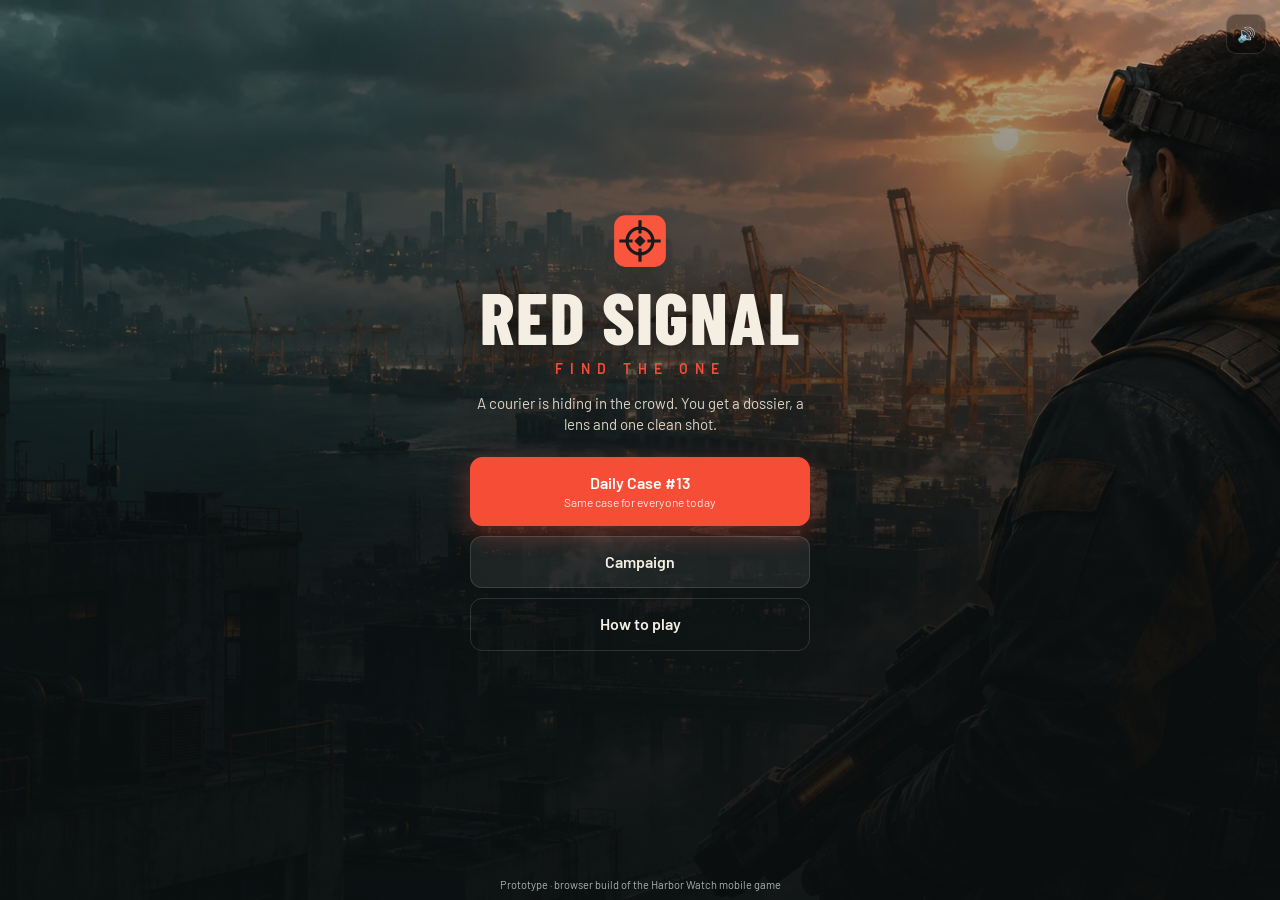
<file: index.html>
<!doctype html>
<html lang="en">
<head>
  <meta charset="utf-8">
  <meta name="viewport" content="width=device-width,initial-scale=1">
  <title>Red Signal: Find the One</title>
  <meta http-equiv="refresh" content="0; url=game/index.html">
  <link rel="canonical" href="game/index.html">
</head>
<body style="background:#101518;color:#e8e2d6;font-family:sans-serif">
  <p>Opening the game… <a href="game/index.html" style="color:#ff5a4a">Tap here if it does not open.</a></p>
  <script>location.replace('game/index.html' + location.search + location.hash);</script>
</body>
</html>
</file>
<file: game/style.css>
@font-face { font-family: Barlow; src: url(../assets/fonts/barlow-regular.woff) format('woff'); font-weight: 400; }
@font-face { font-family: Barlow; src: url(../assets/fonts/barlow-semibold.woff) format('woff'); font-weight: 600; }
@font-face { font-family: 'Barlow Condensed'; src: url(../assets/fonts/barlow-condensed-extrabold.woff) format('woff'); font-weight: 800; }

:root {
  --ink: #f4efe2; --muted: #a7b0ad; --bg: #0d1214; --panel: rgba(13, 19, 21, .82);
  --line: rgba(244, 239, 226, .14); --red: #f64d37; --gold: #ffd277; --teal: #82f1db;
  --safe-t: env(safe-area-inset-top, 0px); --safe-b: env(safe-area-inset-bottom, 0px);
}
* { box-sizing: border-box; -webkit-tap-highlight-color: transparent; }
html, body { margin: 0; height: 100%; background: var(--bg); color: var(--ink); font: 15px/1.4 Barlow, system-ui, sans-serif; overflow: hidden; overscroll-behavior: none; }
button { font: inherit; color: inherit; cursor: pointer; }
[hidden] { display: none !important; }
#app { position: fixed; inset: 0; }
#view { position: absolute; inset: 0; width: 100%; height: 100%; touch-action: none; display: block; }

/* ---------------------------------------------------------------- HUD */
#hud { position: absolute; inset: 0; pointer-events: none; display: flex; flex-direction: column; }
#hud > * { pointer-events: auto; }
.hud-top { display: grid; grid-template-columns: auto 1fr auto auto; gap: 10px; align-items: center;
  padding: calc(8px + var(--safe-t)) 10px 6px; background: linear-gradient(var(--panel), rgba(13,19,21,.55)); }
.hud-title { min-width: 0; line-height: 1.05; }
.hud-title small { display: block; font-size: 10px; letter-spacing: .14em; color: var(--red); font-weight: 600; }
.hud-title b { font: 800 19px/1.05 'Barlow Condensed', sans-serif; letter-spacing: .02em; white-space: nowrap; overflow: hidden; text-overflow: ellipsis; display: block; }
.hud-timer { font: 800 26px/1 'Barlow Condensed', sans-serif; font-variant-numeric: tabular-nums; padding: 4px 10px; border-radius: 8px; background: rgba(0,0,0,.35); }
.hud-timer.urgent { color: var(--red); animation: pulse .5s infinite alternate; }
.hud-shots { display: flex; gap: 4px; }
.hud-shots i { width: 10px; height: 22px; border-radius: 3px; background: var(--gold); box-shadow: 0 0 8px rgba(255,210,119,.5); }
.hud-shots i.spent { background: #3a3f40; box-shadow: none; }
.icon-btn { border: 1px solid var(--line); background: rgba(0,0,0,.35); border-radius: 10px; min-width: 40px; height: 40px; font-size: 15px; }
.heat { position: relative; height: 4px; background: rgba(255,255,255,.08); pointer-events: none !important; }
.heat i { position: absolute; inset: 0 auto 0 0; width: 0; background: linear-gradient(90deg, var(--gold), var(--red)); transition: width .1s linear; }
.heat span { position: absolute; right: 8px; top: 5px; font-size: 9px; letter-spacing: .16em; color: var(--muted); opacity: 0; transition: opacity .3s; }
.heat.on span { opacity: 1; }
.heat.hot i { animation: pulse .25s infinite alternate; }

.dossier { display: flex; flex-wrap: wrap; gap: 6px; padding: 8px 10px; pointer-events: none !important; }
.clue { pointer-events: auto; display: flex; align-items: center; gap: 6px; padding: 6px 10px 6px 7px; border-radius: 9px;
  background: var(--panel); border: 1px solid var(--line); font-weight: 600; font-size: 13.5px; line-height: 1.15;
  box-shadow: 0 3px 12px rgba(0,0,0,.3); backdrop-filter: blur(6px); -webkit-backdrop-filter: blur(6px); }
.clue .n { font: 800 11px 'Barlow Condensed', sans-serif; color: var(--muted); }
.clue .ic { font-size: 16px; }
.clue.new { animation: drop .6s cubic-bezier(.2,1.6,.4,1); border-color: var(--gold); }
.clue.locked { color: var(--muted); font-weight: 400; border-style: dashed; cursor: pointer; }
.clue.locked em { font-style: normal; color: var(--gold); font-size: 11px; margin-left: 2px; }
.clue.needs { border-color: rgba(130,241,219,.45); }
.clue.needs small { color: var(--teal); font-size: 10.5px; font-weight: 400; display: block; }

.toast { align-self: center; margin-top: auto; margin-bottom: 8px; max-width: min(92vw, 520px); text-align: center; padding: 8px 14px; border-radius: 10px;
  background: rgba(10,14,15,.86); font-weight: 600; opacity: 0; transform: translateY(8px); transition: opacity .2s, transform .2s; pointer-events: none !important; }
.toast.show { opacity: 1; transform: none; }
.toast.bad { color: #ffb4a8; } .toast.good { color: var(--gold); }
.coach { position: absolute; left: 50%; top: 42%; transform: translateX(-50%); width: min(88vw, 420px); padding: 12px 16px; border-radius: 12px;
  background: rgba(246,77,55,.94); color: #fff; font-weight: 600; text-align: center; box-shadow: 0 10px 30px rgba(0,0,0,.4); pointer-events: none !important; animation: drop .5s; }

.controls { display: flex; align-items: flex-end; justify-content: space-between; gap: 10px; padding: 8px 10px calc(10px + var(--safe-b));
  background: linear-gradient(rgba(13,19,21,0), rgba(13,19,21,.75) 40%); }
.tools { display: flex; gap: 6px; flex-wrap: wrap; }
.tool { width: 62px; height: 58px; border-radius: 12px; border: 1px solid var(--line); background: var(--panel); display: grid; place-items: center; padding: 4px 0; gap: 0; }
.tool span { font-size: 19px; line-height: 1; } .tool b { font-size: 11px; font-weight: 600; letter-spacing: .03em; }
.tool.on { border-color: var(--gold); color: var(--gold); box-shadow: inset 0 0 0 1px var(--gold); }
.tool:disabled { opacity: .32; }
.tool.used { opacity: .4; text-decoration: line-through; }
.echo-bar { display: flex; align-items: center; gap: 8px; margin: 0 10px; padding: 6px 8px; border-radius: 10px; background: rgba(14,38,66,.88); border: 1px solid rgba(130,200,255,.5); }
.echo-tag { font: 800 14px 'Barlow Condensed', sans-serif; letter-spacing: .12em; color: #9fd4ff; }
.echo-track { flex: 1; height: 5px; border-radius: 3px; background: rgba(255,255,255,.14); overflow: hidden; }
.echo-track i { display: block; height: 100%; width: 0; background: #9fd4ff; }
.echo-bar b { font: 800 16px 'Barlow Condensed', sans-serif; font-variant-numeric: tabular-nums; min-width: 52px; text-align: right; }
.echo-speed, .echo-skip { border: 1px solid rgba(159,212,255,.5); background: rgba(0,0,0,.3); border-radius: 8px; height: 32px; padding: 0 10px; font-size: 12px; font-weight: 600; }
.fire { width: 92px; height: 92px; border-radius: 50%; border: 3px solid rgba(255,255,255,.85); background: radial-gradient(circle at 50% 40%, #ff6a52, #b8261a);
  color: #fff; display: grid; place-content: center; box-shadow: 0 6px 24px rgba(246,77,55,.45); touch-action: none; user-select: none; -webkit-user-select: none; flex: none; }
.fire span { font: 800 25px/1 'Barlow Condensed', sans-serif; letter-spacing: .06em; } .fire small { font-size: 10px; opacity: .8; }
.fire:disabled { filter: grayscale(1) brightness(.6); }
.fire.holding { transform: scale(.94); background: radial-gradient(circle at 50% 40%, #ffd277, #e0892d); }

/* ------------------------------------------------------------- Screens */
.screen { position: absolute; inset: 0; overflow-y: auto; background: var(--bg); padding: calc(14px + var(--safe-t)) 16px calc(20px + var(--safe-b)); }
.screen.dim { background: rgba(5,8,9,.72); display: grid; place-items: center; }
#title-screen { display: grid; place-items: center; padding: 0; }
.title-bg { position: absolute; inset: 0; background: url(../assets/scenes/harbor-cover.webp) center/cover; }
.title-bg::after { content: ''; position: absolute; inset: 0; background: linear-gradient(180deg, rgba(10,14,15,.25), rgba(10,14,15,.9) 65%); }
.title-card { position: relative; width: min(92vw, 380px); display: grid; gap: 10px; text-align: center; padding: 20px; }
.title-card img { justify-self: center; }
.title-card h1 { margin: 6px 0 0; font: 800 clamp(50px, 15vw, 72px)/.9 'Barlow Condensed', sans-serif; letter-spacing: .02em; text-shadow: 0 4px 30px rgba(0,0,0,.6); }
.tagline { margin: 0; color: var(--red); font-weight: 600; letter-spacing: .5em; font-size: 14px; }
.pitch { margin: 4px 0 12px; color: #d9d4c7; }
.btn { border: 1px solid var(--line); background: rgba(255,255,255,.07); border-radius: 12px; padding: 14px 18px; font-weight: 600; font-size: 16px; }
.btn.primary { background: var(--red); border-color: var(--red); color: #fff; box-shadow: 0 8px 24px rgba(246,77,55,.35); }
.btn.ghost { background: transparent; }
.btn small { display: block; font-weight: 400; font-size: 12px; opacity: .85; }
.streak { color: var(--gold); font-weight: 600; min-height: 1.4em; margin: 4px 0 0; }
.sound { position: absolute; right: 14px; top: calc(14px + var(--safe-t)); }
.build { position: absolute; bottom: calc(8px + var(--safe-b)); left: 0; right: 0; text-align: center; font-size: 11px; color: var(--muted); margin: 0; }

.screen-head { display: grid; grid-template-columns: auto 1fr auto; gap: 12px; align-items: center; margin-bottom: 14px; }
.screen-head h2 { margin: 0; font: 800 28px 'Barlow Condensed', sans-serif; }
.screen-head span { color: var(--gold); font-weight: 600; }
.case-list { display: grid; gap: 18px; max-width: 760px; margin: 0 auto; }
.district h3 { margin: 0 0 8px; font: 800 15px 'Barlow Condensed', sans-serif; letter-spacing: .14em; color: var(--muted); }
.district .cards { display: grid; grid-template-columns: repeat(auto-fill, minmax(150px, 1fr)); gap: 8px; }
.case-card { position: relative; min-height: 104px; border-radius: 12px; border: 1px solid var(--line); overflow: hidden; text-align: left; padding: 10px; display: flex; flex-direction: column; justify-content: flex-end; background: #172022 center/cover; }
.case-card::before { content: ''; position: absolute; inset: 0; background: linear-gradient(180deg, rgba(10,14,15,.1), rgba(10,14,15,.9)); }
.case-card > * { position: relative; }
.case-card .no { font: 800 12px 'Barlow Condensed'; color: var(--red); letter-spacing: .1em; }
.case-card b { font: 800 19px/1.05 'Barlow Condensed', sans-serif; }
.case-card .st { color: var(--gold); font-size: 13px; letter-spacing: 2px; min-height: 18px; }
.case-card .new-tag { position: absolute; top: 8px; right: 8px; font-size: 10px; background: var(--teal); color: #0d1214; padding: 2px 6px; border-radius: 5px; font-weight: 600; }
.case-card:disabled { filter: grayscale(1) brightness(.5); }

#brief-screen { padding: 0; display: flex; flex-direction: column; }
.brief-art { flex: 1 1 38%; min-height: 160px; background: center/cover; position: relative; }
.brief-art::after { content: ''; position: absolute; inset: 0; background: linear-gradient(180deg, rgba(13,18,20,0) 40%, var(--bg)); }
.brief-card { padding: 4px 18px calc(18px + var(--safe-b)); max-width: 620px; width: 100%; margin: 0 auto; }
.eyebrow { font-size: 11px; letter-spacing: .16em; color: var(--red); font-weight: 600; }
.brief-card h2, .result-card h2 { margin: 4px 0 6px; font: 800 38px/1 'Barlow Condensed', sans-serif; }
.brief-facts { list-style: none; padding: 0; margin: 12px 0 18px; display: grid; gap: 6px; }
.brief-facts li { display: flex; gap: 10px; align-items: center; padding: 8px 10px; border-radius: 10px; background: rgba(255,255,255,.05); }
.brief-facts li span { font-size: 18px; width: 24px; text-align: center; }
.row { display: flex; gap: 10px; } .row > * { flex: 1; } .row.wrap { flex-wrap: wrap; }

#result-screen { display: grid; place-items: center; background: rgba(5,8,9,.78); }
.result-card { width: min(94vw, 440px); background: #121a1c; border: 1px solid var(--line); border-radius: 18px; padding: 20px; box-shadow: 0 20px 60px rgba(0,0,0,.5); text-align: center; animation: drop .45s; }
.result-card.small { width: min(90vw, 360px); }
.stars { font-size: 34px; letter-spacing: 6px; color: #3a4143; margin: 4px 0; } .stars b { color: var(--gold); font-weight: 400; }
.breakdown { width: 100%; border-collapse: collapse; margin: 10px 0 14px; font-size: 14px; }
.breakdown td { padding: 5px 2px; border-bottom: 1px solid var(--line); text-align: left; } .breakdown td:last-child { text-align: right; font-variant-numeric: tabular-nums; font-weight: 600; }
.breakdown tr.total td { border: 0; font-size: 18px; color: var(--gold); padding-top: 9px; }
.share { text-align: left; background: #0b1011; border-radius: 10px; padding: 10px 12px; font: 13px/1.5 ui-monospace, monospace; white-space: pre-wrap; margin: 0 0 12px; }
.howto { display: grid; gap: 10px; max-width: 620px; margin: 0 auto; }
.howto div { background: rgba(255,255,255,.05); border-radius: 12px; padding: 12px 14px; }
.howto p { margin: 4px 0 0; color: #d4cfc3; }

@keyframes pulse { to { opacity: .45; } }
@keyframes drop { from { transform: translateY(-10px) scale(.96); opacity: 0; } }
@media (max-width: 430px) {
  .tools { gap: 4px; }
  .tool { width: 50px; }
  .tool b { font-size: 10.5px; letter-spacing: 0; }
}
@media (min-width: 760px) {
  .clue { font-size: 15px; padding: 8px 12px 8px 9px; }
  .tool { width: 72px; height: 64px; }
  .fire { width: 108px; height: 108px; }
}
@media (prefers-reduced-motion: reduce) { * { animation: none !important; transition: none !important; } }
</file>
